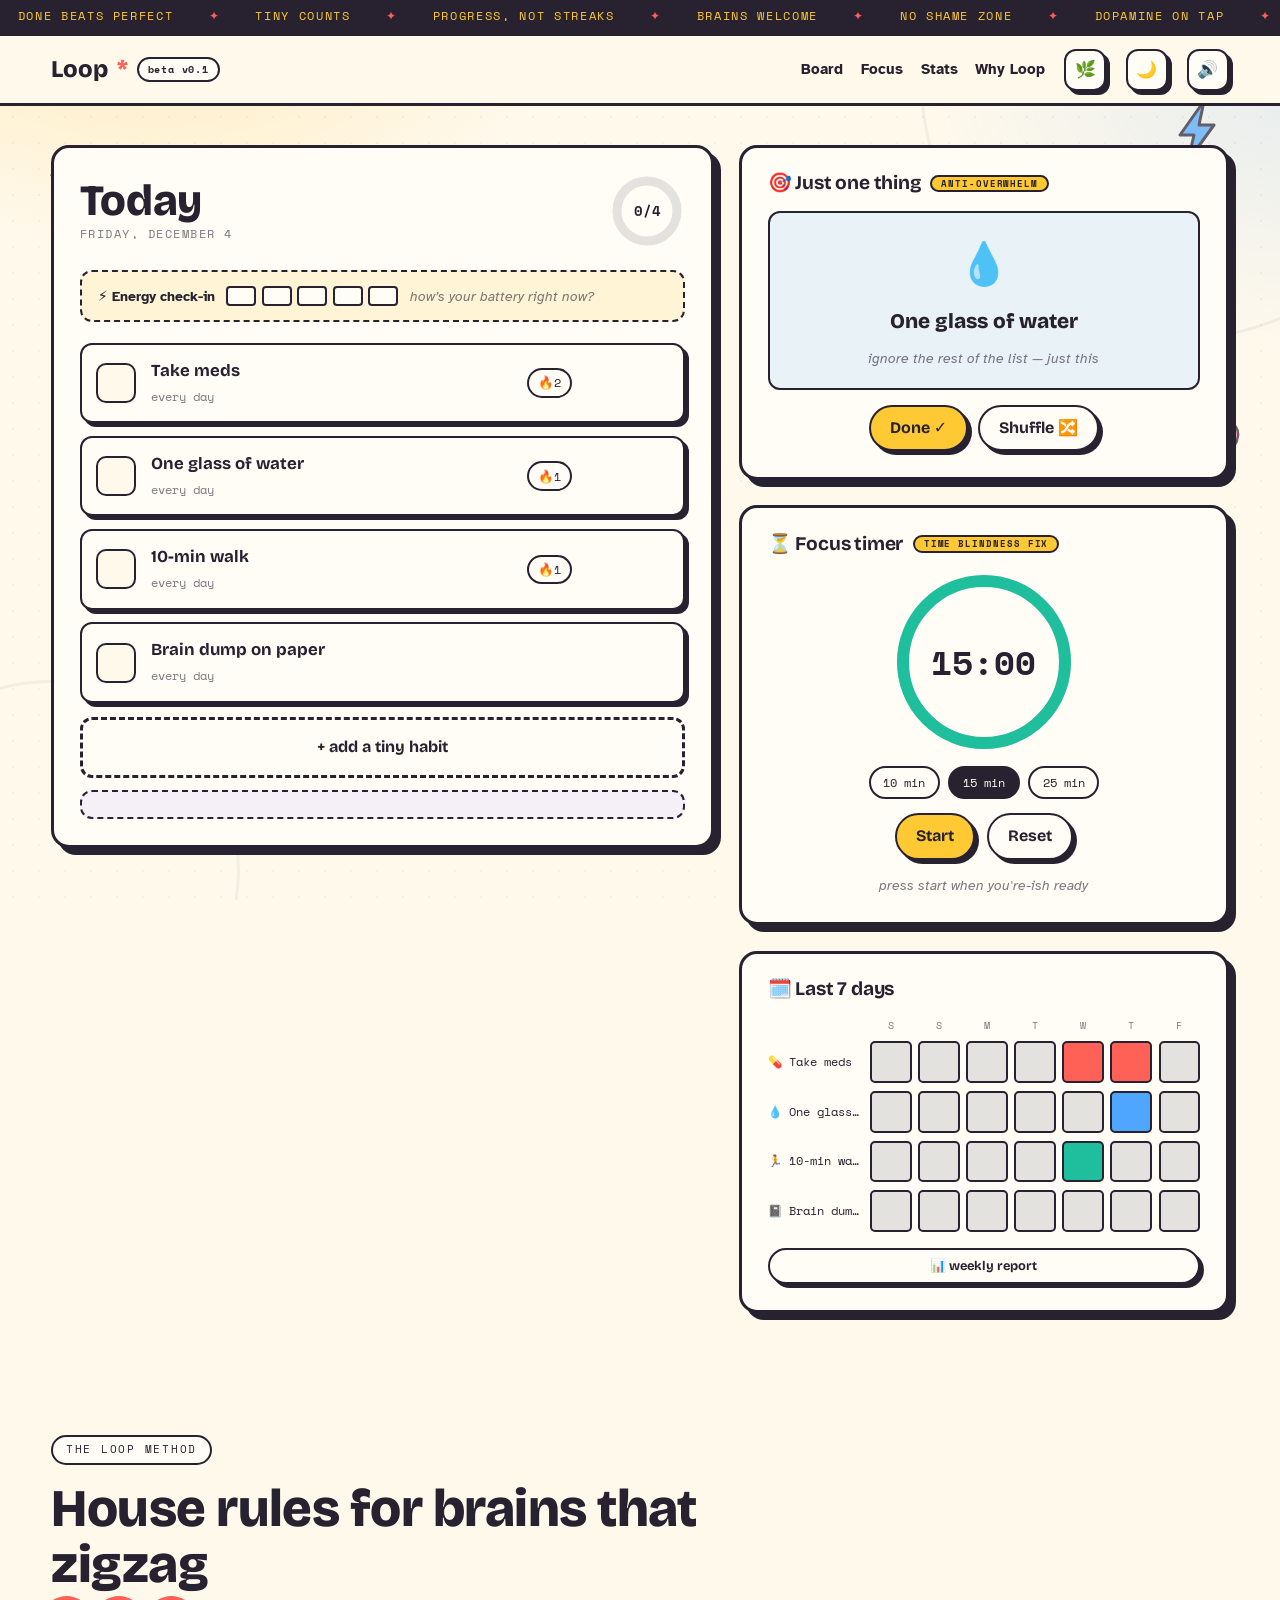
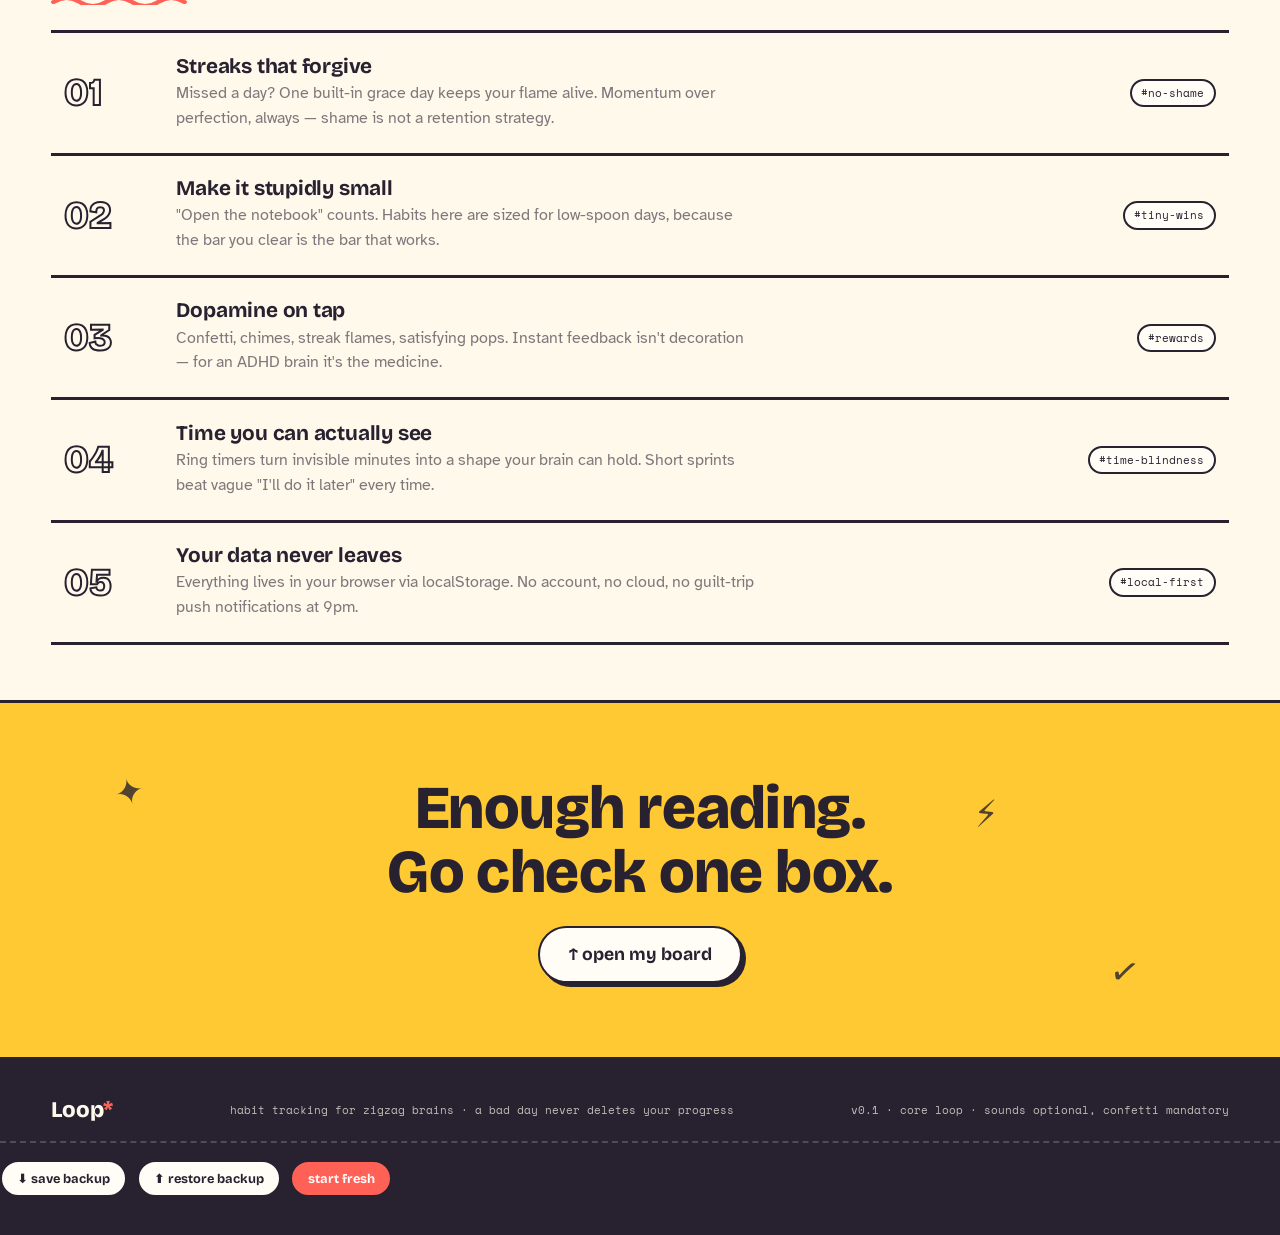
<file: index.html>
<!DOCTYPE html>
<html lang="en">
<head>
  <meta charset="UTF-8">
  <meta name="viewport" content="width=device-width, initial-scale=1.0">
  <meta name="theme-color" content="#FFF9EC">
  <title>Loop* — the ADHD-friendly habit tracker</title>
  <meta name="description" content="Forgiving streaks, visible timers, dopamine on tap. A habit tracker built for brains that zigzag.">
  <link rel="preconnect" href="https://fonts.googleapis.com">
  <link rel="preconnect" href="https://fonts.gstatic.com" crossorigin>
  <link href="https://fonts.googleapis.com/css2?family=Bricolage+Grotesque:opsz,wght@12..96,300..800&family=Atkinson+Hyperlegible:ital,wght@0,400;0,700;1,400&family=Space+Mono:wght@400;700&display=swap" rel="stylesheet">
  <link rel="stylesheet" href="css/base.css">
  <link rel="stylesheet" href="css/app.css">
  <link rel="stylesheet" href="css/site.css">
  <link rel="stylesheet" href="css/theme.css">
  <link rel="stylesheet" href="css/mobile.css">
  <link rel="stylesheet" href="css/stats.css">
  <link rel="manifest" href="manifest.json">
  <script>
    // prevent a flash of light mode for night-mode users
    try{ if(JSON.parse(localStorage.getItem('loop.state.v1')).theme === 'night')
      document.documentElement.setAttribute('data-theme','night'); }catch(e){}
  </script>
</head>
<body>

  <!-- ambient floating stickers -->
  <div class="ambient" aria-hidden="true">
    <svg class="sticker st1" width="62" height="62" viewBox="0 0 64 64"><path d="M32 4l7 17 18 2-13.5 12 4 18L32 44l-15.5 9 4-18L7 23l18-2z" fill="#FFC933" stroke="#272130" stroke-width="3" stroke-linejoin="round"/></svg>
    <svg class="sticker st2" width="48" height="66" viewBox="0 0 48 66"><path d="M30 2 L6 36 h14 l-6 26 26-36 h-15 z" fill="#4FA6FF" stroke="#272130" stroke-width="3" stroke-linejoin="round"/></svg>
    <svg class="sticker st3" width="96" height="34" viewBox="0 0 96 34"><path d="M4 20 q10 -18 22 0 t22 0 t22 0 t22 0" fill="none" stroke="#FF6157" stroke-width="6" stroke-linecap="round"/></svg>
    <svg class="sticker st4" width="56" height="56" viewBox="0 0 64 64"><circle cx="32" cy="32" r="27" fill="#1FBE9C" stroke="#272130" stroke-width="3"/><circle cx="23" cy="27" r="3.5" fill="#272130"/><circle cx="41" cy="27" r="3.5" fill="#272130"/><path d="M21 39 q11 10 22 0" fill="none" stroke="#272130" stroke-width="3.5" stroke-linecap="round"/></svg>
    <svg class="sticker st5" width="52" height="50" viewBox="0 0 64 60"><path d="M32 54 C 6 36 8 12 24 10 c6 -1 8 4 8 4 s2 -5 8 -4 c16 2 18 26 -8 44z" fill="#FF8FC0" stroke="#272130" stroke-width="3" stroke-linejoin="round"/></svg>
    <div class="big-ring r-a"></div>
    <div class="big-ring r-b"></div>
  </div>

  <!-- affirmations ticker -->
  <div class="ticker" aria-hidden="true">
    <div class="ticker-track">
      <div class="half"><i>done beats perfect</i><b>✦</b><i>tiny counts</i><b>✦</b><i>progress, not streaks</i><b>✦</b><i>brains welcome</i><b>✦</b><i>no shame zone</i><b>✦</b><i>dopamine on tap</i><b>✦</b></div>
      <div class="half"><i>done beats perfect</i><b>✦</b><i>tiny counts</i><b>✦</b><i>progress, not streaks</i><b>✦</b><i>brains welcome</i><b>✦</b><i>no shame zone</i><b>✦</b><i>dopamine on tap</i><b>✦</b></div>
    </div>
  </div>

  <header class="topbar">
    <div class="container">
      <a class="logo" href="#app">Loop<span class="spark">*</span> <span class="pill">beta v0.1</span></a>
      <nav class="topnav">
        <a href="#app">Board</a>
        <a href="#focus">Focus</a>
        <a href="stats.html">Stats</a>
        <a href="#why">Why Loop</a>
      </nav>
        <button id="installBtn" class="icon-btn" hidden title="install Loop on this device">📲</button>
        <button id="calmBtn" class="icon-btn" aria-pressed="false" title="calm mode — hides motion & decorations">🌿</button>
        <button id="themeBtn" class="icon-btn" title="switch day / night">🌙</button>
        <button id="soundBtn" class="icon-btn" aria-pressed="true" title="toggle sounds">🔊</button>
    </div>
  </header>

  <main>
    <!-- ══════════ THE APP ══════════ -->
    <section class="container app-grid" id="app">

      <section class="panel today">
        <div class="today-head">
          <div>
            <h1>Today</h1>
            <p class="today-date" id="todayDate"></p>
          </div>
          <div class="ring-wrap" title="today's progress">
            <svg class="ring" viewBox="0 0 76 76">
              <circle class="bg" cx="38" cy="38" r="30"/>
              <circle class="fg" id="ringFg" cx="38" cy="38" r="30"/>
            </svg>
            <span class="ring-label" id="ringLabel">0/0</span>
          </div>
        </div>

        <div class="battery">
          <span class="battery-label">⚡ Energy check-in</span>
          <div class="battery-cells" id="batteryCells">
            <button class="bcell" aria-label="energy 1 of 5"></button>
            <button class="bcell" aria-label="energy 2 of 5"></button>
            <button class="bcell" aria-label="energy 3 of 5"></button>
            <button class="bcell" aria-label="energy 4 of 5"></button>
            <button class="bcell" aria-label="energy 5 of 5"></button>
          </div>
          <span class="battery-note" id="batteryNote"></span>
        </div>

        <ul class="habit-list" id="habitList"></ul>
        <button id="addBtn" class="add-row">+ add a tiny habit</button>
        <button id="archiveBtn" class="archive-toggle" hidden>🗄 archive (0)</button>
        <div id="archiveTray" class="archive-tray" hidden></div>
        <div id="doneBanner" class="done-banner" hidden></div>
      </section>

      <aside class="side">

        <section class="panel spotlight">
          <h2>🎯 Just one thing <span class="chip">anti-overwhelm</span></h2>
          <div class="spot-card" id="spotCard"></div>
          <div class="spot-actions">
            <button class="btn btn-primary" id="spotDone">Done ✓</button>
            <button class="btn" id="spotShuffle">Shuffle 🔀</button>
          </div>
        </section>

        <section class="panel timer" id="focus">
          <h2>⏳ Focus timer <span class="chip">time blindness fix</span></h2>
          <div class="timer-body">
            <div class="timer-ring-wrap">
              <svg class="timer-ring" viewBox="0 0 120 120">
                <circle class="bg" cx="60" cy="60" r="54"/>
                <circle class="fg" id="tRing" cx="60" cy="60" r="54"/>
              </svg>
              <span class="timer-digits" id="tDigits">15:00</span>
            </div>
            <div class="timer-presets">
              <button class="preset" data-min="10">10 min</button>
              <button class="preset active" data-min="15">15 min</button>
              <button class="preset" data-min="25">25 min</button>
            </div>
            <div class="timer-controls">
              <button class="btn btn-primary" id="tStart">Start</button>
              <button class="btn" id="tReset">Reset</button>
            </div>
            <p class="whisper" id="tWhisper">press start when you're-ish ready</p>
          </div>
        </section>

        <section class="panel week">
          <h2>🗓️ Last 7 days</h2>
          <div class="heat" id="heat"></div>
          <a class="btn mini report-btn" href="stats.html">📊 weekly report</a>
        </section>

      </aside>
    </section>

    <!-- ══════════ WHY LOOP ══════════ -->
    <section id="why" class="rules">
      <div class="container">
        <span class="kicker reveal">the loop method</span>
        <h2 class="section-title reveal">House rules for brains that
          <span class="u">zigzag<svg viewBox="0 0 120 10" preserveAspectRatio="none" aria-hidden="true"><path d="M2 7 q10 -8 20 0 t20 0 t20 0 t20 0 t20 0" fill="none" stroke="#FF6157" stroke-width="4" stroke-linecap="round"/></svg></span>
        </h2>

        <div class="rule reveal" style="--acc:var(--coral)">
          <span class="rule-num">01</span>
          <div><h3>Streaks that forgive</h3><p>Missed a day? One built-in grace day keeps your flame alive. Momentum over perfection, always — shame is not a retention strategy.</p></div>
          <span class="rule-tag">#no-shame</span>
        </div>
        <div class="rule reveal" style="--acc:var(--sun)">
          <span class="rule-num">02</span>
          <div><h3>Make it stupidly small</h3><p>"Open the notebook" counts. Habits here are sized for low-spoon days, because the bar you clear is the bar that works.</p></div>
          <span class="rule-tag">#tiny-wins</span>
        </div>
        <div class="rule reveal" style="--acc:var(--mint)">
          <span class="rule-num">03</span>
          <div><h3>Dopamine on tap</h3><p>Confetti, chimes, streak flames, satisfying pops. Instant feedback isn't decoration — for an ADHD brain it's the medicine.</p></div>
          <span class="rule-tag">#rewards</span>
        </div>
        <div class="rule reveal" style="--acc:var(--sky)">
          <span class="rule-num">04</span>
          <div><h3>Time you can actually see</h3><p>Ring timers turn invisible minutes into a shape your brain can hold. Short sprints beat vague "I'll do it later" every time.</p></div>
          <span class="rule-tag">#time-blindness</span>
        </div>
        <div class="rule reveal" style="--acc:var(--grape)">
          <span class="rule-num">05</span>
          <div><h3>Your data never leaves</h3><p>Everything lives in your browser via localStorage. No account, no cloud, no guilt-trip push notifications at 9pm.</p></div>
          <span class="rule-tag">#local-first</span>
        </div>
      </div>
    </section>

    <!-- ══════════ CTA ══════════ -->
    <section class="cta">
      <span class="deco d1" aria-hidden="true">✦</span>
      <span class="deco d2" aria-hidden="true">✓</span>
      <span class="deco d3" aria-hidden="true">⚡</span>
      <div class="container">
        <h2 class="reveal">Enough reading.<br>Go check one box.</h2>
        <button class="btn reveal" id="ctaBtn">↑ open my board</button>
      </div>
    </section>
  </main>

  <footer>
    <div class="container">
      <div class="foot-logo display">Loop<span class="spark">*</span></div>
      <p class="fine">habit tracking for zigzag brains · a bad day never deletes your progress</p>
      <p class="fine">v0.1 · core loop · sounds optional, confetti mandatory</p>
    </div>
    <div class="data-bar">
      <button class="btn mini" id="exportBtn">⬇ save backup</button>
      <button class="btn mini" id="importBtn">⬆ restore backup</button>
      <input type="file" id="importFile" accept=".json,application/json" hidden>
      <button class="btn mini danger" id="wipeBtn">start fresh</button>
    </div>
  </footer>

  <!-- habit composer -->
  <dialog id="composer">
    <form id="habitForm">
      <h3>New tiny habit ✨</h3>
      <p class="hint">Make it stupidly small. "Open the notebook" counts.</p>

      <label class="field-label" for="hName">name it</label>
      <input id="hName" maxlength="40" placeholder="e.g. one glass of water" autocomplete="off">

      <span class="field-label">pick an emoji</span>
      <div class="pick-row" id="emojiRow"></div>

      <span class="field-label">pick a color</span>
      <div class="pick-row" id="colorRow"></div>

      <label class="field-label" for="hFreq">how often</label>
      <select id="hFreq">
        <option value="daily">Every day</option>
        <option value="weekdays">Weekdays only</option>
        <option value="3x">3× a week (flexible)</option>
      </select>

      <menu>
        <button type="button" class="btn" id="cancelBtn">cancel</button>
        <button type="submit" class="btn btn-primary">add it ✓</button>
      </menu>
    </form>
      <label class="field-label" for="hNote">why it matters (optional)</label>
      <textarea id="hNote" rows="2" maxlength="120" placeholder="future me will feel calmer"></textarea>
  </dialog>

  <div id="confettiLayer" aria-hidden="true"></div>

  <!-- order matters: app.js last -->
  <script src="js/storage.js"></script>
  <script src="js/habits.js"></script>
  <script src="js/timer.js"></script>
  <script src="js/extras.js"></script>
  <script src="js/app.js"></script>
  <script src="js/settings.js"></script>   <!-- after app.js — order matters -->
  <script src="js/pwa.js"></script>
</body>
</html>
</file>
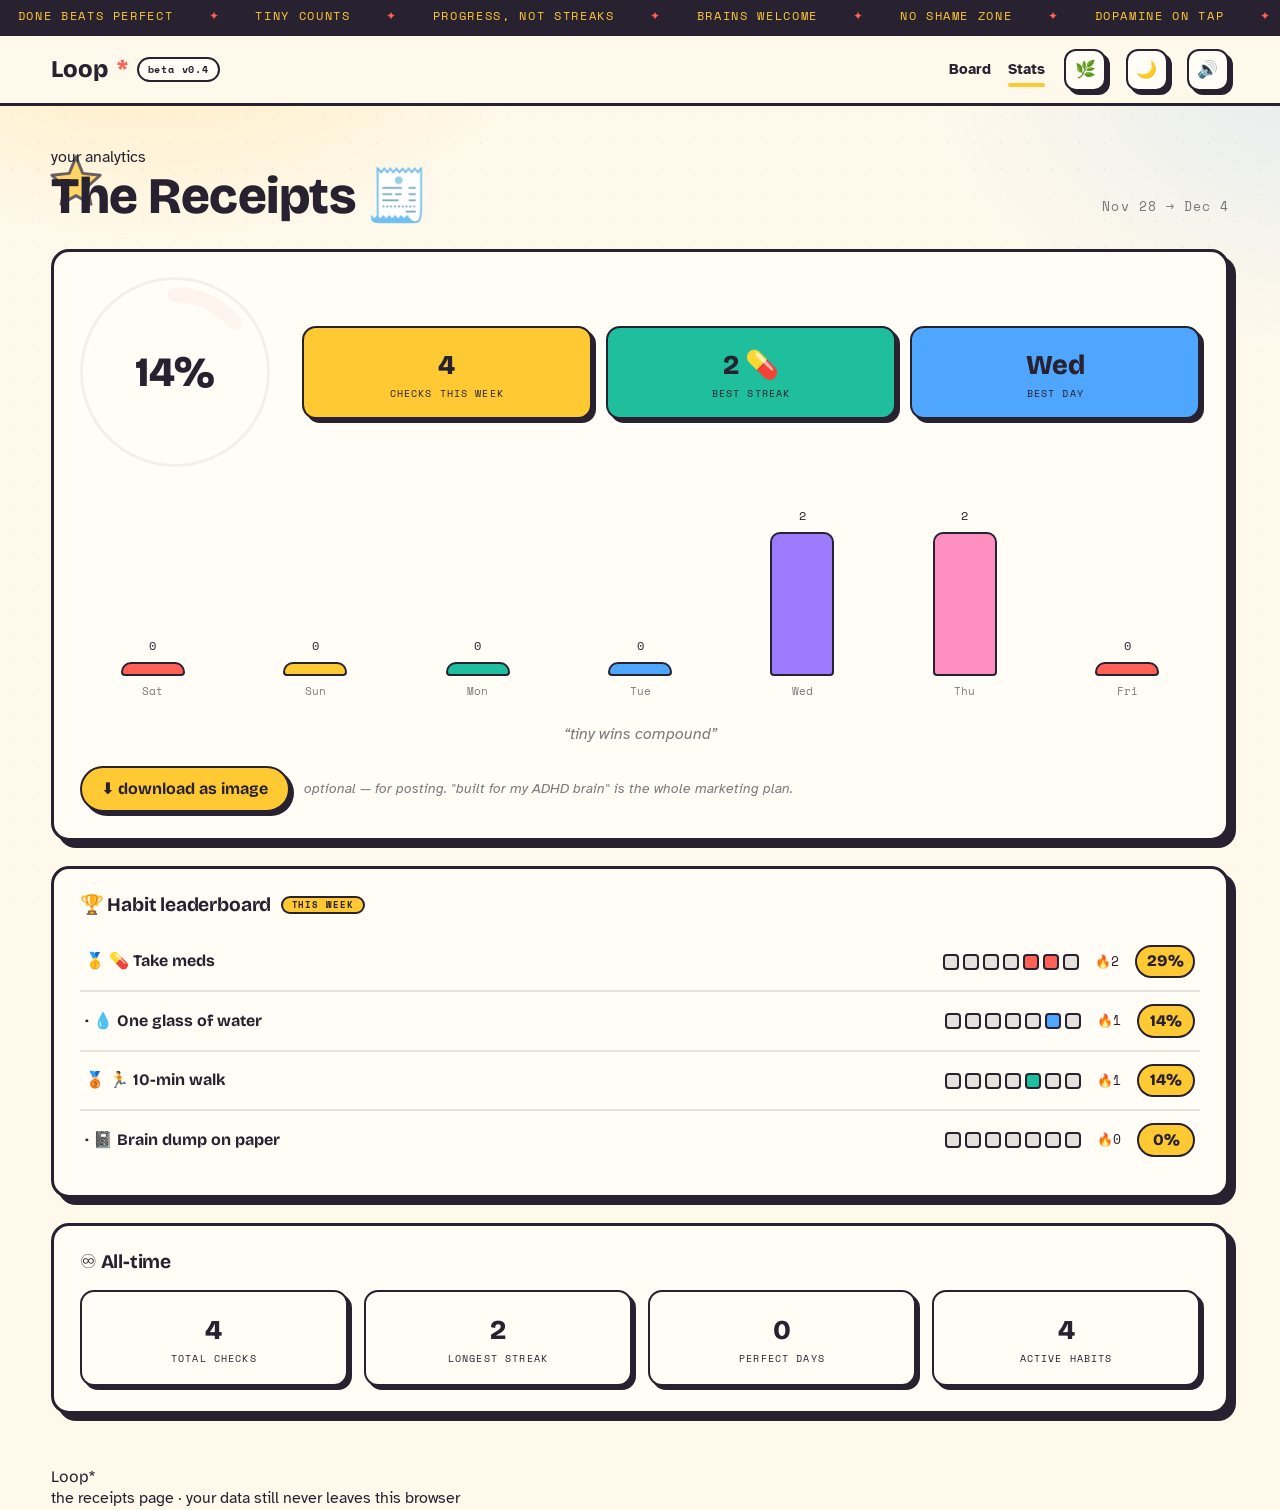
<file: stats.html>
<!DOCTYPE html>
<html lang="en">
<head>
  <meta charset="UTF-8">
  <meta name="viewport" content="width=device-width, initial-scale=1.0">
  <title>Loop* — the receipts</title>
  <script>
    try{ if(JSON.parse(localStorage.getItem('loop.state.v1')).theme === 'night')
      document.documentElement.setAttribute('data-theme','night'); }catch(e){}
  </script>
  <link rel="preconnect" href="https://fonts.googleapis.com">
  <link rel="preconnect" href="https://fonts.gstatic.com" crossorigin>
  <link href="https://fonts.googleapis.com/css2?family=Bricolage+Grotesque:opsz,wght@12..96,300..800&family=Atkinson+Hyperlegible:ital,wght@0,400;0,700;1,400&family=Space+Mono:wght@400;700&display=swap" rel="stylesheet">
  <link rel="stylesheet" href="css/base.css">
  <link rel="stylesheet" href="css/app.css">
  <link rel="stylesheet" href="css/theme.css">
  <link rel="stylesheet" href="css/mobile.css">
  <link rel="stylesheet" href="css/stats.css">
</head>
<body>

  <div class="ambient" aria-hidden="true">
    <svg class="sticker st1" width="62" height="62" viewBox="0 0 64 64"><path d="M32 4l7 17 18 2-13.5 12 4 18L32 44l-15.5 9 4-18L7 23l18-2z" fill="#FFC933" stroke="#272130" stroke-width="3" stroke-linejoin="round"/></svg>
    <svg class="sticker st4" width="56" height="56" viewBox="0 0 64 64"><circle cx="32" cy="32" r="27" fill="#1FBE9C" stroke="#272130" stroke-width="3"/><circle cx="23" cy="27" r="3.5" fill="#272130"/><circle cx="41" cy="27" r="3.5" fill="#272130"/><path d="M21 39 q11 10 22 0" fill="none" stroke="#272130" stroke-width="3.5" stroke-linecap="round"/></svg>
  </div>

  <div class="ticker" aria-hidden="true">
    <div class="ticker-track">
      <div class="half"><i>done beats perfect</i><b>✦</b><i>tiny counts</i><b>✦</b><i>progress, not streaks</i><b>✦</b><i>brains welcome</i><b>✦</b><i>no shame zone</i><b>✦</b><i>dopamine on tap</i><b>✦</b></div>
      <div class="half"><i>done beats perfect</i><b>✦</b><i>tiny counts</i><b>✦</b><i>progress, not streaks</i><b>✦</b><i>brains welcome</i><b>✦</b><i>no shame zone</i><b>✦</b><i>dopamine on tap</i><b>✦</b></div>
    </div>
  </div>

  <header class="topbar">
    <div class="container">
      <a class="logo" href="index.html">Loop<span class="spark">*</span> <span class="pill">beta v0.4</span></a>
      <nav class="topnav">
        <a href="index.html">Board</a>
        <a href="stats.html" class="active">Stats</a>
      </nav>
      <button id="calmBtn" class="icon-btn" aria-pressed="false" title="calm mode">🌿</button>
      <button id="themeBtn" class="icon-btn" title="switch day / night">🌙</button>
      <button id="soundBtn" class="icon-btn" aria-pressed="true" title="toggle sounds">🔊</button>
    </div>
  </header>

  <main class="container stats-main">

    <header class="stats-head">
      <div>
        <span class="kicker">your analytics</span>
        <h1>The Receipts 🧾</h1>
      </div>
      <span class="range" id="range"></span>
    </header>

    <section class="panel">
      <div class="report-grid">
        <div class="big-ring-wrap" title="week completion">
          <svg class="big-ring" viewBox="0 0 200 200">
            <circle class="bg" cx="100" cy="100" r="84"/>
            <circle class="fg" id="bigRing" cx="100" cy="100" r="84"/>
          </svg>
          <div class="big-label"><span id="bigPct">0%</span></div>
        </div>
        <div class="stat-boxes">
          <div class="stat-box"><div class="stat-value" id="vChecks">0</div><div class="stat-label">checks this week</div></div>
          <div class="stat-box"><div class="stat-value" id="vStreak">0</div><div class="stat-label">best streak</div></div>
          <div class="stat-box"><div class="stat-value" id="vDay">—</div><div class="stat-label">best day</div></div>
        </div>
      </div>

      <div class="bars" id="bars"></div>
      <p class="quote-line" id="quoteLine"></p>

      <div class="report-actions">
        <button class="btn btn-primary" id="dlBtn">⬇ download as image</button>
        <span class="share-hint">optional — for posting. "built for my ADHD brain" is the whole marketing plan.</span>
      </div>
    </section>

    <section class="panel">
      <h2>🏆 Habit leaderboard <span class="chip">this week</span></h2>
      <div id="lb"></div>
    </section>

    <section class="panel">
      <h2>♾️ All-time</h2>
      <div class="tiles">
        <div class="tile"><div class="stat-value" id="tChecks">0</div><div class="stat-label">total checks</div></div>
        <div class="tile"><div class="stat-value" id="tStreak">0</div><div class="stat-label">longest streak</div></div>
        <div class="tile"><div class="stat-value" id="tPerfect">0</div><div class="stat-label">perfect days</div></div>
        <div class="tile"><div class="stat-value" id="tHabits">0</div><div class="stat-label">active habits</div></div>
      </div>
    </section>

  </main>

  <footer>
    <div class="container">
      <div class="foot-logo display">Loop<span class="spark">*</span></div>
      <p class="fine">the receipts page · your data still never leaves this browser</p>
    </div>
  </footer>

  <script src="js/storage.js"></script>
  <script src="js/habits.js"></script>
  <script src="js/report.js"></script>
  <script src="js/stats.js"></script>
</body>
</html>
</file>
<file: css/base.css>
/* ═══════════ css/base.css — tokens · reset · typography · ambience ═══════════ */

:root{
  --paper:#FFF9EC;      --card:#FFFDF6;
  --ink:#272130;        --ink-60:rgba(39,33,48,.6);  --ink-12:rgba(39,33,48,.12);
  --sun:#FFC933;  --coral:#FF6157;  --mint:#1FBE9C;
  --sky:#4FA6FF;  --grape:#9C7BFF;  --pink:#FF8FC0;
  --line:3px solid var(--ink);
  --shadow:7px 7px 0 var(--ink);
  --shadow-sm:4px 4px 0 var(--ink);
  --r:18px; --r-sm:12px;
  --display:"Bricolage Grotesque", system-ui, sans-serif;
  --body:"Atkinson Hyperlegible", system-ui, sans-serif;
  --mono:"Space Mono", monospace;
}

*,*::before,*::after{ box-sizing:border-box; margin:0; padding:0 }
html{ scroll-behavior:smooth }

body{
  font-family:var(--body); background:var(--paper); color:var(--ink);
  line-height:1.55; overflow-x:hidden; min-height:100vh;
}

/* layered ambient background: dot grid + warm glows */
body::before{
  content:""; position:fixed; inset:0; z-index:0; pointer-events:none;
  background-image:radial-gradient(var(--ink) 1.1px, transparent 1.1px);
  background-size:26px 26px; opacity:.06;
}
body::after{
  content:""; position:fixed; inset:0; z-index:0; pointer-events:none;
  background:
    radial-gradient(620px 420px at 12% -5%, rgba(255,201,51,.30), transparent 70%),
    radial-gradient(540px 400px at 102% 8%, rgba(79,166,255,.14), transparent 70%);
}

img,svg{ display:block; max-width:100% }
button,input,select{ font:inherit; color:inherit }
button{ cursor:pointer; background:none; border:none }
a{ color:inherit; text-decoration:none }
::selection{ background:var(--sun); color:var(--ink) }
:focus-visible{ outline:3px dashed var(--coral); outline-offset:3px; border-radius:4px }

.container{ width:min(1200px, 92vw); margin-inline:auto; position:relative; z-index:2 }
h1,h2,h3,.display{ font-family:var(--display); line-height:1.05; letter-spacing:-.01em }

/* floating stickers */
.ambient{ position:fixed; inset:0; z-index:1; pointer-events:none; overflow:hidden }
.sticker{ position:absolute; opacity:.9; animation:float 7s ease-in-out infinite alternate }
.st1{ top:17%; left:3.5% }
.st2{ top:11%; right:4.5%; animation-delay:-2s }
.st3{ bottom:27%; left:5%; animation-delay:-4s }
.st4{ bottom:10%; right:7%; animation-delay:-1s }
.st5{ top:46%; right:2.5%; animation-delay:-3s }
.big-ring{ position:absolute; border:3px solid var(--ink); border-radius:50%; opacity:.05 }
.r-a{ width:520px; height:520px; top:-180px; right:-160px }
.r-b{ width:380px; height:380px; bottom:-160px; left:-140px }
@keyframes float{ from{ transform:translateY(-10px) rotate(-6deg) } to{ transform:translateY(14px) rotate(7deg) } }

.pill{
  font-family:var(--mono); font-size:.62rem; letter-spacing:.08em;
  border:2px solid var(--ink); border-radius:999px; padding:.15rem .55rem;
  background:var(--card); vertical-align:middle;
}

@media (prefers-reduced-motion: reduce){
  *{ animation:none !important; transition:none !important }
  html{ scroll-behavior:auto }
}
</file>
<file: css/app.css>
/* ═══════════ css/app.css — ticker · topbar · board · timer · composer ═══════════ */

/* --- ticker --- */
.ticker{ background:var(--ink); color:var(--sun); overflow:hidden; border-bottom:var(--line); position:relative; z-index:3 }
.ticker-track{ display:flex; width:max-content; animation:tick 28s linear infinite }
.half{ display:flex; gap:2.2rem; padding:.45rem 1.1rem .45rem 1.1rem; font-family:var(--mono); font-size:.74rem; letter-spacing:.14em; text-transform:uppercase; white-space:nowrap }
.half i{ font-style:normal } .half b{ color:var(--coral); font-weight:400 }
@keyframes tick{ to{ transform:translateX(-50%) } }

/* --- topbar --- */
.topbar{ position:sticky; top:0; z-index:50; background:var(--paper); border-bottom:var(--line) }
.topbar .container{ display:flex; align-items:center; gap:1.2rem; padding:.8rem 0; flex-wrap:wrap }
.logo{ font-family:var(--display); font-weight:800; font-size:1.5rem; display:flex; align-items:center; gap:.55rem }
.logo .spark{ color:var(--coral); display:inline-block; animation:wiggle 3s ease-in-out infinite }
@keyframes wiggle{ 0%,100%{ transform:rotate(-8deg) } 50%{ transform:rotate(10deg) scale(1.15) } }
.topnav{ display:flex; gap:1.1rem; margin-left:auto; font-weight:700; font-size:.95rem }
.topnav a{ position:relative; padding:.2rem 0 }
.topnav a::after{ content:""; position:absolute; left:0; bottom:-3px; height:4px; width:0; background:var(--sun); border-radius:2px; transition:width .25s }
.topnav a:hover::after{ width:100% }
.icon-btn{ width:42px; height:42px; border:2.5px solid var(--ink); border-radius:12px; background:var(--card); box-shadow:var(--shadow-sm); font-size:1.05rem; transition:transform .15s, box-shadow .15s }
.icon-btn:hover{ transform:translate(-2px,-2px); box-shadow:6px 6px 0 var(--ink) }
.icon-btn:active{ transform:translate(2px,2px); box-shadow:1px 1px 0 var(--ink) }

/* --- layout --- */
.app-grid{ display:grid; grid-template-columns:1.15fr .85fr; gap:1.6rem; padding:2.4rem 0 3.4rem; align-items:start }
.side{ display:grid; gap:1.6rem }
.panel{ background:var(--card); border:var(--line); border-radius:var(--r); box-shadow:var(--shadow); padding:1.6rem; position:relative }
.panel h2{ font-size:1.2rem; margin-bottom:1.1rem; display:flex; align-items:center; gap:.6rem; flex-wrap:wrap }
.chip{ font-family:var(--mono); font-size:.58rem; letter-spacing:.1em; text-transform:uppercase; border:2px solid var(--ink); border-radius:999px; padding:.12rem .55rem; background:var(--sun) }

/* --- today head + progress ring --- */
.today-head{ display:flex; align-items:center; gap:1rem; margin-bottom:1.3rem; flex-wrap:wrap }
.today-head h1{ font-size:clamp(2rem, 4vw, 2.7rem); font-weight:800 }
.today-date{ font-family:var(--mono); font-size:.78rem; color:var(--ink-60); text-transform:uppercase; letter-spacing:.12em }
.ring-wrap{ margin-left:auto; position:relative; width:76px; height:76px }
.ring{ transform:rotate(-90deg) }
.ring circle{ fill:none; stroke-width:9; stroke-linecap:round }
.ring .bg{ stroke:var(--ink-12) }
.ring .fg{ stroke:var(--coral); stroke-dasharray:188.5; stroke-dashoffset:188.5; transition:stroke-dashoffset .6s cubic-bezier(.6,0,.2,1.4) }
.ring-label{ position:absolute; inset:0; display:grid; place-items:center; font-family:var(--mono); font-weight:700; font-size:.85rem }

/* --- energy check-in --- */
.battery{ display:flex; align-items:center; gap:.7rem; flex-wrap:wrap; margin-bottom:1.3rem; padding:.8rem 1rem; border:2.5px dashed var(--ink); border-radius:var(--r-sm); background:rgba(255,201,51,.16) }
.battery-label{ font-weight:700; font-size:.9rem }
.battery-cells{ display:flex; gap:.35rem }
.bcell{ width:26px; height:16px; border:2px solid var(--ink); border-radius:4px; background:var(--card); transition:transform .12s, background .2s }
.bcell:hover{ transform:translateY(-3px) }
.bcell.on{ background:var(--mint) }
.battery-note{ font-size:.85rem; color:var(--ink-60); font-style:italic }

/* --- habit rows --- */
.habit-list{ list-style:none; display:grid; gap:.8rem }
.habit{
  display:flex; align-items:center; gap:.9rem; background:var(--card);
  border:2.5px solid var(--ink); border-radius:var(--r-sm); padding:.8rem .9rem;
  box-shadow:var(--shadow-sm); position:relative;
  transition:transform .16s, box-shadow .16s, background .3s;
}
.habit:hover{ transform:translate(-2px,-2px); box-shadow:6px 6px 0 var(--ink) }
.habit.is-done{ background:var(--card); background:color-mix(in srgb, var(--tint) 20%, var(--card)) }
.habit.is-done .habit-name{ text-decoration:line-through; text-decoration-thickness:3px }
.check{ width:38px; height:38px; flex:none; border:2.5px solid var(--ink); border-radius:10px; background:var(--paper); display:grid; place-items:center; font-size:1.15rem; transition:background .2s }
.habit.is-done .check{ background:var(--tint); animation:pop .45s cubic-bezier(.5,1.8,.4,1) }
.habit-meta{ min-width:0; flex:1 }
.habit-name{ font-family:var(--display); font-weight:700; font-size:1.05rem; display:block }
.habit-sub{ font-size:.74rem; color:var(--ink-60); font-family:var(--mono) }
.flame{ font-family:var(--mono); font-size:.78rem; border:2px solid var(--ink); border-radius:999px; padding:.2rem .55rem; background:var(--card); flex:none }
.flame.hot{ background:var(--coral); animation:flicker 1.6s ease-in-out infinite }
@keyframes flicker{ 0%,100%{ transform:rotate(-2deg) } 50%{ transform:rotate(2deg) scale(1.06) } }
@keyframes pop{ 0%{ transform:scale(.4) rotate(-14deg) } 60%{ transform:scale(1.2) rotate(8deg) } 100%{ transform:scale(1) } }
.del{ width:30px; height:30px; flex:none; border:2px solid var(--ink); border-radius:8px; background:var(--paper); font-size:.8rem; opacity:0; transition:opacity .15s, background .15s }
.habit:hover .del, .habit:focus-within .del{ opacity:1 }
.del:hover{ background:var(--coral); color:#fff }

.add-row{ width:100%; margin-top:.9rem; padding:.95rem; border:3px dashed var(--ink); border-radius:var(--r-sm); font-family:var(--display); font-weight:700; font-size:1rem; transition:background .2s, transform .15s }
.add-row:hover{ background:rgba(255,201,51,.35); transform:translateY(-2px) }

.done-banner{ margin-top:1.2rem; background:var(--ink); color:var(--sun); border-radius:var(--r-sm); padding:1rem 1.2rem; font-family:var(--display); font-weight:800; font-size:1.1rem; animation:bannerIn .5s cubic-bezier(.4,1.6,.4,1) }
@keyframes bannerIn{ from{ transform:scale(.85); opacity:0 } }

/* --- spotlight --- */
.spot-card{ border:2.5px solid var(--ink); border-radius:var(--r-sm); padding:1.2rem; background:rgba(79,166,255,.12); display:grid; gap:.6rem; text-align:center; min-height:150px; align-content:center }
.spot-emoji{ font-size:2.6rem; animation:bob 2.4s ease-in-out infinite }
@keyframes bob{ 0%,100%{ transform:translateY(0) } 50%{ transform:translateY(-6px) } }
.spot-name{ font-family:var(--display); font-weight:800; font-size:1.3rem }
.spot-hint{ font-size:.85rem; color:var(--ink-60); font-style:italic }
.spot-actions{ display:flex; gap:.6rem; justify-content:center; margin-top:.9rem }

/* --- buttons --- */
.btn{ font-family:var(--display); font-weight:700; border:2.5px solid var(--ink); border-radius:999px; padding:.55rem 1.2rem; background:var(--card); box-shadow:var(--shadow-sm); transition:transform .15s, box-shadow .15s }
.btn:hover{ transform:translate(-2px,-2px); box-shadow:5px 5px 0 var(--ink) }
.btn:active{ transform:translate(2px,2px); box-shadow:0 0 0 var(--ink) }
.btn:disabled{ opacity:.45; pointer-events:none }
.btn-primary{ background:var(--sun) }

/* --- timer --- */
.timer-body{ display:grid; justify-items:center; gap:.9rem }
.timer-ring-wrap{ position:relative; width:180px; height:180px }
.timer-ring{ transform:rotate(-90deg) }
.timer-ring circle{ fill:none; stroke-width:8; stroke-linecap:round }
.timer-ring .bg{ stroke:var(--ink-12) }
.timer-ring .fg{ stroke:var(--mint); stroke-dasharray:339.3; transition:stroke-dashoffset .9s linear }
.timer-digits{ position:absolute; inset:0; display:grid; place-items:center; font-family:var(--mono); font-weight:700; font-size:2.1rem }
.timer-presets{ display:flex; gap:.5rem }
.preset{ font-family:var(--mono); font-size:.78rem; border:2px solid var(--ink); border-radius:999px; padding:.3rem .8rem; background:var(--card); transition:background .2s, color .2s }
.preset.active{ background:var(--ink); color:var(--paper) }
.timer-controls{ display:flex; gap:.7rem }
.whisper{ min-height:1.4em; font-style:italic; color:var(--ink-60); font-size:.9rem; text-align:center; transition:opacity .35s }
.timer-done{ animation:flash .6s ease 3 }
@keyframes flash{ 50%{ background:var(--sun) } }

/* --- 7-day heatmap --- */
.heat{ display:grid; gap:.5rem }
.heat-row{ display:grid; grid-template-columns:minmax(64px, 96px) repeat(7, 1fr); gap:.4rem; align-items:center }
.heat-label{ font-size:.72rem; font-family:var(--mono); overflow:hidden; text-overflow:ellipsis; white-space:nowrap }
.heat-cell{ aspect-ratio:1; border:2px solid var(--ink); border-radius:5px; background:var(--ink-12) }
.heat-cell.on{ background:var(--tint) }
.heat-head span{ font-family:var(--mono); font-size:.65rem; text-align:center; color:var(--ink-60) }

/* --- composer dialog --- */
dialog{ border:var(--line); border-radius:var(--r); box-shadow:10px 10px 0 var(--ink); background:var(--card); padding:1.6rem; width:min(460px, 92vw) }
dialog::backdrop{ background:rgba(39,33,48,.5) }
dialog h3{ font-size:1.5rem; margin-bottom:.3rem }
.hint{ font-size:.85rem; color:var(--ink-60); margin-bottom:.6rem; font-style:italic }
.field-label{ font-family:var(--mono); font-size:.66rem; text-transform:uppercase; letter-spacing:.12em; display:block; margin:.95rem 0 .4rem }
#hName{ width:100%; border:2.5px solid var(--ink); border-radius:10px; padding:.7rem .8rem; background:var(--paper) }
#hFreq{ width:100%; border:2.5px solid var(--ink); border-radius:10px; padding:.55rem .7rem; background:var(--paper) }
.pick-row{ display:flex; flex-wrap:wrap; gap:.45rem }
.emoji-opt{ width:40px; height:40px; border:2.5px solid var(--ink); border-radius:10px; background:var(--paper); font-size:1.1rem; display:grid; place-items:center; transition:transform .12s, background .2s }
.emoji-opt:hover{ transform:translateY(-2px) }
.emoji-opt.sel{ background:var(--sun); transform:scale(1.08) }
.color-opt{ width:32px; height:32px; border-radius:50%; border:2.5px solid var(--ink); transition:transform .12s }
.color-opt:hover{ transform:scale(1.12) }
.color-opt.sel{ box-shadow:0 0 0 3px var(--card), 0 0 0 6px var(--ink) }
dialog menu{ display:flex; gap:.7rem; justify-content:flex-end; margin-top:1.5rem; list-style:none }
.shake{ animation:shake .35s }
@keyframes shake{ 25%{ transform:translateX(-6px) } 75%{ transform:translateX(6px) } }

/* --- confetti + helpers --- */
#confettiLayer{ position:fixed; inset:0; pointer-events:none; z-index:99 }
.bit{ position:absolute; font-size:1rem; will-change:transform, opacity }
.pulse-me{ animation:pulseMe 1s ease 2 }
@keyframes pulseMe{ 50%{ transform:scale(1.03); box-shadow:0 0 0 7px rgba(255,201,51,.55) } }
</file>
<file: css/site.css>
/* ═══════════ css/site.css — house rules · CTA band · footer · reveals ═══════════ */

/* --- house rules --- */
.rules{ padding:4.2rem 0 3.4rem }
.kicker{ display:inline-block; font-family:var(--mono); font-size:.68rem; letter-spacing:.16em; text-transform:uppercase; border:2px solid var(--ink); border-radius:999px; padding:.3rem .8rem; background:var(--card); margin-bottom:1rem }
.section-title{ font-size:clamp(2rem, 5vw, 3.3rem); font-weight:800; margin-bottom:2.4rem; max-width:20ch }
.section-title .u{ position:relative; white-space:nowrap }
.section-title .u svg{ position:absolute; left:0; bottom:-9px; width:100%; height:10px }

.rule{
  display:grid; grid-template-columns:90px 1fr auto; gap:1.4rem; align-items:center;
  padding:1.4rem .8rem; border-top:var(--line);
  transition:background .25s, transform .2s;
}
.rule:last-of-type{ border-bottom:var(--line) }
.rule:hover{ background:var(--acc); transform:translateX(8px) }
.rule-num{ font-family:var(--display); font-weight:800; font-size:2.4rem; color:transparent; -webkit-text-stroke:2px var(--ink); transition:color .25s }
.rule:hover .rule-num{ color:var(--ink); -webkit-text-stroke:0 }
.rule h3{ font-size:1.3rem; margin-bottom:.2rem }
.rule p{ color:var(--ink-60); max-width:58ch; transition:color .25s }
.rule:hover p{ color:var(--ink) }
.rule-tag{ font-family:var(--mono); font-size:.66rem; border:2px solid var(--ink); padding:.25rem .6rem; border-radius:999px; background:var(--card); white-space:nowrap }

/* --- CTA band --- */
.cta{ background:var(--sun); border-block:var(--line); text-align:center; padding:4.6rem 0; position:relative; overflow:hidden }
.cta h2{ font-size:clamp(2rem, 6vw, 3.8rem); font-weight:800; margin-bottom:1.4rem }
.cta .btn{ font-size:1.1rem; padding:.8rem 1.8rem }
.cta .deco{ position:absolute; font-size:2.2rem; font-family:var(--display); font-weight:800; opacity:.8 }
.cta .d1{ top:18%; left:9%; transform:rotate(-14deg) }
.cta .d2{ bottom:16%; right:11%; transform:rotate(10deg) }
.cta .d3{ top:24%; right:22%; transform:rotate(-6deg) }

/* --- footer --- */
footer{ background:var(--ink); color:var(--paper); padding:2.4rem 0 }
footer .container{ display:flex; flex-wrap:wrap; gap:1rem 2rem; align-items:center; justify-content:space-between }
.foot-logo{ font-size:1.4rem; font-weight:800 }
.foot-logo .spark{ color:var(--coral) }
footer .fine{ font-family:var(--mono); font-size:.7rem; opacity:.72 }

/* --- scroll reveals --- */
.reveal{ opacity:0; transform:translateY(26px); transition:opacity .6s ease, transform .6s cubic-bezier(.2,.7,.3,1) }
.reveal.in{ opacity:1; transform:none }

/* --- responsive --- */
@media (max-width: 980px){
  .app-grid{ grid-template-columns:1fr }
  .rule{ grid-template-columns:60px 1fr }
  .rule-tag{ grid-column:2; justify-self:start }
}
@media (max-width: 640px){
  .topnav{ order:3; width:100% }
  .today-head{ gap:.8rem }
  .heat-row{ grid-template-columns:56px repeat(7, 1fr) }
  .sticker{ display:none }
}
</file>
<file: css/theme.css>
/* ═══════════ css/theme.css — calm pass · calm mode · night mode · data bar ═══════════
   Loads LAST, so it can override everything above it without touching old files. */

/* --- 00 · calm pass: turn the default volume down one notch --- */
body::before{ opacity:.045 }                 /* quieter dot grid */
.ticker-track{ animation-duration:42s }      /* slower, gentler scroll */
.ambient .sticker{ opacity:.7 }

/* --- 01 · 🌿 calm mode --- */
body.calm .ambient{ display:none }                       /* no floating stickers */
body.calm .ticker-track{ animation:none }                /* ticker stops moving */
body.calm .spark,
body.calm .flame.hot,
body.calm .spot-emoji{ animation:none }                  /* no wiggles */
body.calm .rule:hover{ transform:none }
body.calm .habit:hover{ transform:none; box-shadow:var(--shadow-sm) }
body.calm #calmBtn{ background:var(--mint) }

/* --- 02 · 🌙 night mode (token swap does 90% of the work) --- */
[data-theme="night"]{
  --paper:#17141F;
  --card:#211D2E;
  --ink:#f1ecdf;
  --ink-60:rgba(241,236,223,.62);
  --ink-12:rgba(241,236,223,.14);
}
[data-theme="night"] body::after{ opacity:.5 }           /* dim the glows */
[data-theme="night"] .ticker{ background:#0D0B12 }       /* keep ticker dark */
[data-theme="night"] footer{ background:#0D0B12; color:#F1ECDF }

/* --- 03 · footer data bar --- */
.data-bar{
  width:100%; display:flex; gap:.6rem; flex-wrap:wrap;
  margin-top:1.2rem; padding-top:1.1rem;
  border-top:2px dashed rgba(128,128,128,.45);
}
.btn.mini{ font-size:.8rem; padding:.4rem .95rem; background:var(--card); color:var(--ink) }
.btn.mini.danger{ background:var(--coral); color:#fff } 
/* --- 04 · BUGFIX: dialog text blending in on dark ---
   Browser UA styles hardcode `color: black` on <dialog>, which beats
   inheritance. Our declaration beats the UA style, so this wins. */
dialog{ color:var(--ink) }
#hName::placeholder{ color:var(--ink-60) }

/* also make NATIVE controls (the select dropdown popup, scrollbars,
   confirm() boxes) follow the theme instead of staying white */
[data-theme="night"]{ color-scheme: dark }
/* --- 05 · v0.3 — notes · edit · archive · report button --- */
textarea{ font:inherit; color:inherit }
textarea#hNote{ width:100%; border:2.5px solid var(--ink); border-radius:10px; padding:.6rem .8rem; background:var(--paper); resize:vertical }

.edit{ width:30px; height:30px; flex:none; border:2px solid var(--ink); border-radius:8px; background:var(--paper); font-size:.85rem; opacity:0; transition:opacity .15s, background .15s }
.habit:hover .edit, .habit:focus-within .edit{ opacity:1 }
.edit:hover{ background:var(--sun) }
@media (hover:none){ .del, .edit{ opacity:1 } }   /* touchscreens have no hover */

.note-chip{ font-size:.95rem; cursor:help; flex:none }

.archive-toggle{ margin-top:.7rem; font-family:var(--mono); font-size:.78rem; border:2px dashed var(--ink); border-radius:999px; padding:.35rem .95rem }
.archive-toggle:hover{ background:rgba(156,123,255,.25) }
.archive-tray{ margin-top:.7rem; display:grid; gap:.5rem; border:2.5px dashed var(--ink); border-radius:var(--r-sm); padding:.8rem; background:rgba(156,123,255,.1) }
.arch-row{ display:flex; align-items:center; gap:.6rem }
.arch-name{ flex:1; font-size:.9rem; opacity:.75; text-decoration:line-through }
.arch-row .btn.mini{ box-shadow:2px 2px 0 var(--ink) }

.report-btn{ margin-top:1rem; width:100% }
</file>
<file: css/mobile.css>
/* ═══════════ css/mobile.css — phone-first fixes (v0.5) ═══════════ */

/* 0 · text shouldn't inflate on its own; taps are intentional, not zoom requests */
html{ -webkit-text-size-adjust:100%; text-size-adjust:100% }
*{ touch-action:manipulation; -webkit-tap-highlight-color:transparent }

/* 1 · real phones (≤ 480px): less clutter, BIGGER tap targets */
@media (max-width: 480px){

  .container{ width:94vw }

  /* topbar + ticker */
  .topbar .container{ gap:.6rem; padding:.6rem 0 }
  .logo{ font-size:1.25rem }
  .topnav{ gap:.9rem; font-size:.9rem }
  .icon-btn{ width:42px; height:42px }
  .half{ font-size:.64rem; gap:1.6rem }

  /* panels */
  .panel{ padding:1.1rem; border-radius:14px; box-shadow:5px 5px 0 var(--ink) }
  .app-grid{ gap:1.1rem; padding:1.6rem 0 2.6rem }

  /* today head */
  .today-head{ gap:.8rem }
  .today-head h1{ font-size:1.9rem }
  .today-date{ font-size:.7rem }
  .ring-wrap{ width:62px; height:62px }

  /* energy check-in — cells were far too small to tap */
  .battery{ gap:.5rem; padding:.7rem .8rem }
  .bcell{ width:34px; height:22px }
  .battery-note{ width:100% }

  /* habit rows */
  .habit{ padding:.65rem .7rem; gap:.65rem; box-shadow:3px 3px 0 var(--ink) }
  .check{ width:40px; height:40px }
  .habit-name{ font-size:.98rem }
  .habit-sub{ font-size:.68rem }
  .flame{ font-size:.7rem; padding:.15rem .45rem }
  .del, .edit{ width:38px; height:38px; font-size:.9rem }
  .note-chip{ font-size:.85rem }
  .add-row{ padding:.8rem; font-size:.95rem }
  .archive-tray{ padding:.6rem }

  /* timer */
  .timer-ring-wrap{ width:150px; height:150px }
  .timer-digits{ font-size:1.7rem }
  .preset{ padding:.45rem .9rem; font-size:.8rem }

  /* heatmap */
  .heat-row{ grid-template-columns:48px repeat(7, 1fr); gap:.3rem }
  .heat-label{ font-size:.62rem }

  /* composer */
  dialog{ width:94vw; padding:1.2rem }
  .emoji-opt{ width:42px; height:42px }
  .color-opt{ width:36px; height:36px }

  /* house rules + cta */
  .rules{ padding:2.8rem 0 2.4rem }
  .section-title{ font-size:1.9rem; margin-bottom:1.8rem }
  .rule{ grid-template-columns:48px 1fr; gap:.6rem; padding:1.1rem .3rem }
  .rule-num{ font-size:1.8rem }
  .rule h3{ font-size:1.15rem }
  .rule p{ font-size:.9rem }
  .cta{ padding:3rem 0 }
  .cta .deco{ display:none }

  /* stats page */
  .stats-wrap{ padding:1.6rem 0 2.6rem; gap:1.1rem }
  .stats-head h1{ font-size:1.9rem }
  .score-ring-wrap{ width:120px; height:120px }
  #scorePct{ font-size:1.7rem }
  .stat-boxes{ gap:.7rem }
  .sbox{ padding:.7rem .5rem }
  .sbox-num{ font-size:1.35rem }
  .bars{ height:160px; gap:.6rem }
  .stat-habit{ gap:.6rem; padding:.6rem .7rem }
  .sh-name{ font-size:.92rem }
  .dot{ width:14px; height:14px }
  .energy-week{ gap:.8rem }

  footer .container{ gap:.6rem }
}

/* 2 · mid-size phones get a gentler pass */
@media (min-width: 481px) and (max-width: 640px){
  .panel{ padding:1.3rem }
  .bcell{ width:30px; height:20px }
  .timer-ring-wrap{ width:164px; height:164px }
}

/* 3 · "desktop mode" on phones renders ~980px wide and shrinks it all.
   We can't stop that — but bigger targets survive the shrink better. */
@media (min-width: 900px){
  .bcell{ width:30px; height:20px }
  .del, .edit{ width:34px; height:34px }
  .check{ width:40px; height:40px }
}
</file>
<file: css/stats.css>
/* ═══════════ css/stats.css — the receipts page ═══════════ */

.stats-main{ padding:2.4rem 0 3.4rem; display:grid; gap:1.6rem }
.stats-head{ display:flex; align-items:end; gap:1rem; flex-wrap:wrap }
.stats-head h1{ font-size:clamp(2.2rem, 5vw, 3.2rem); font-weight:800 }
.range{ margin-left:auto; font-family:var(--mono); font-size:.8rem; color:var(--ink-60); letter-spacing:.08em; padding-bottom:.4rem }
.topnav a.active::after{ width:100% }

/* week ring */
.report-grid{ display:grid; grid-template-columns:auto 1fr; gap:2rem; align-items:center }
.big-ring-wrap{ position:relative; width:190px; height:190px }
.big-ring{ transform:rotate(-90deg) }
.big-ring circle{ fill:none; stroke-width:16; stroke-linecap:round }
.big-ring .bg{ stroke:var(--ink-12) }
.big-ring .fg{ stroke:var(--coral); stroke-dasharray:527.8; stroke-dashoffset:527.8; transition:stroke-dashoffset 1.2s cubic-bezier(.3,.7,.3,1) }
.big-label{ position:absolute; inset:0; display:grid; place-items:center; font-family:var(--display); font-weight:800; font-size:2.6rem }

.stat-boxes{ display:grid; grid-template-columns:repeat(3, 1fr); gap:.9rem }
.stat-box{ border:2.5px solid var(--ink); border-radius:14px; padding:1rem .8rem; text-align:center; box-shadow:var(--shadow-sm); background:var(--sun) }
.stat-box:nth-child(2){ background:var(--mint) }
.stat-box:nth-child(3){ background:var(--sky) }
.stat-value{ font-family:var(--display); font-weight:800; font-size:1.7rem }
.stat-label{ font-family:var(--mono); font-size:.6rem; letter-spacing:.12em; text-transform:uppercase }

/* animated bars */
.bars{ display:flex; gap:1rem; align-items:end; height:200px; margin-top:2rem }
.bar-col{ flex:1; height:100%; display:grid; justify-items:center; align-content:end; gap:.4rem }
.bar{ width:100%; max-width:64px; height:0; border:2.5px solid var(--ink); border-radius:10px 10px 4px 4px; transition:height .9s cubic-bezier(.2,.8,.3,1) }
.bar-count{ font-family:var(--mono); font-size:.75rem }
.bar-day{ font-family:var(--mono); font-size:.7rem; color:var(--ink-60) }

.quote-line{ margin-top:1.4rem; text-align:center; font-style:italic; color:var(--ink-60) }
.report-actions{ display:flex; gap:.9rem; align-items:center; margin-top:1.2rem; flex-wrap:wrap }
.share-hint{ font-size:.85rem; color:var(--ink-60); font-style:italic }

/* leaderboard */
.lb-row{ display:grid; grid-template-columns:minmax(120px, 1.3fr) auto auto auto; gap:1rem; align-items:center; padding:.75rem .3rem; border-top:2px solid var(--ink-12) }
.lb-row:first-child{ border-top:none }
.lb-name{ font-family:var(--display); font-weight:700 }
.lb-cells{ display:flex; gap:4px }
.lb-cells i{ width:16px; height:16px; border:2px solid var(--ink); border-radius:4px; background:var(--ink-12) }
.lb-cells i.on{ background:var(--tint) }
.lb-streak{ font-family:var(--mono); font-size:.8rem }
.lb-pct{ font-family:var(--display); font-weight:800; font-size:1rem; border:2px solid var(--ink); border-radius:999px; padding:.15rem .6rem; background:var(--sun); min-width:58px; text-align:center }
.empty{ font-style:italic; color:var(--ink-60); padding:.6rem .2rem }

/* all-time tiles */
.tiles{ display:grid; grid-template-columns:repeat(4, 1fr); gap:1rem }
.tile{ border:2.5px solid var(--ink); border-radius:14px; padding:1.1rem .8rem; text-align:center; background:var(--card); box-shadow:var(--shadow-sm) }

/* the report link on the board page (anchor needs block display) */
.report-btn{ display:block; text-align:center }

@media (max-width: 860px){
  .report-grid{ grid-template-columns:1fr; justify-items:center }
  .stat-boxes{ width:100% }
  .tiles{ grid-template-columns:repeat(2, 1fr) }
}
@media (max-width: 560px){
  .lb-cells{ display:none }
  .bars{ gap:.5rem }
}
</file>
